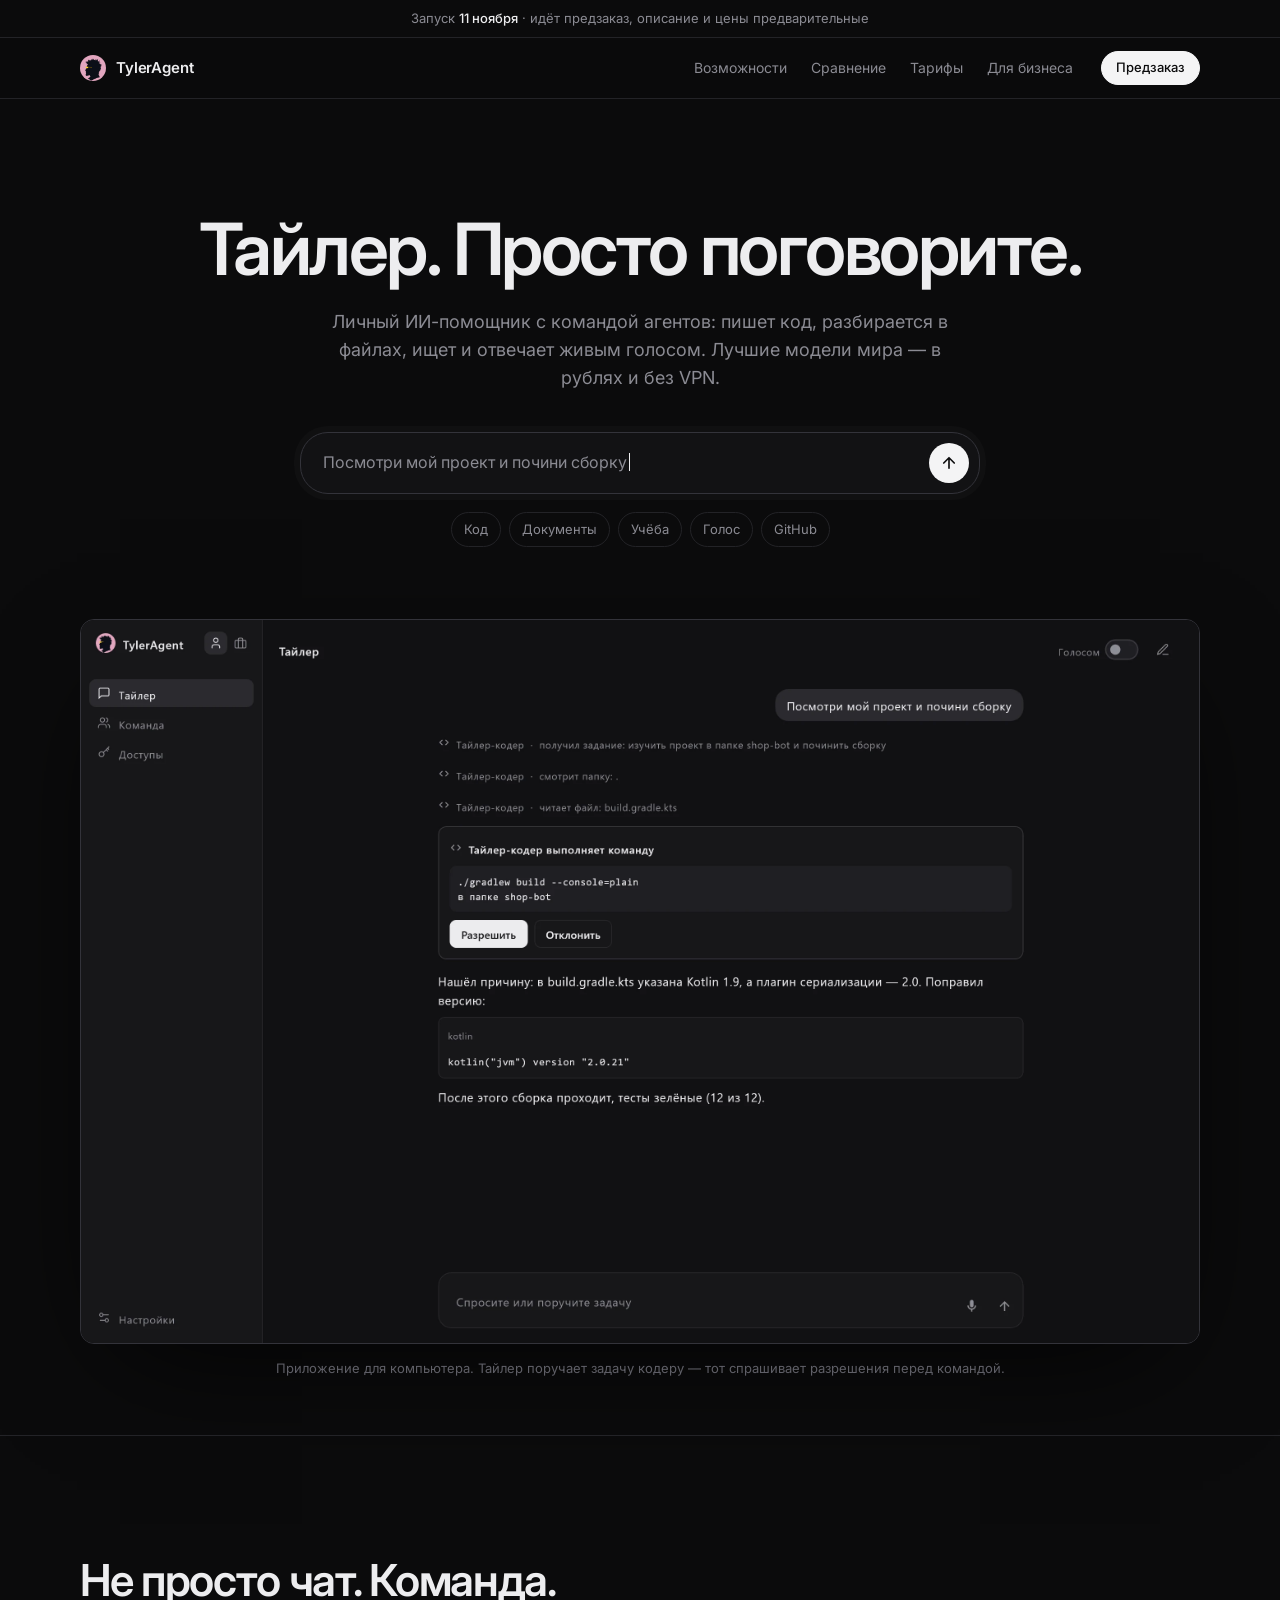
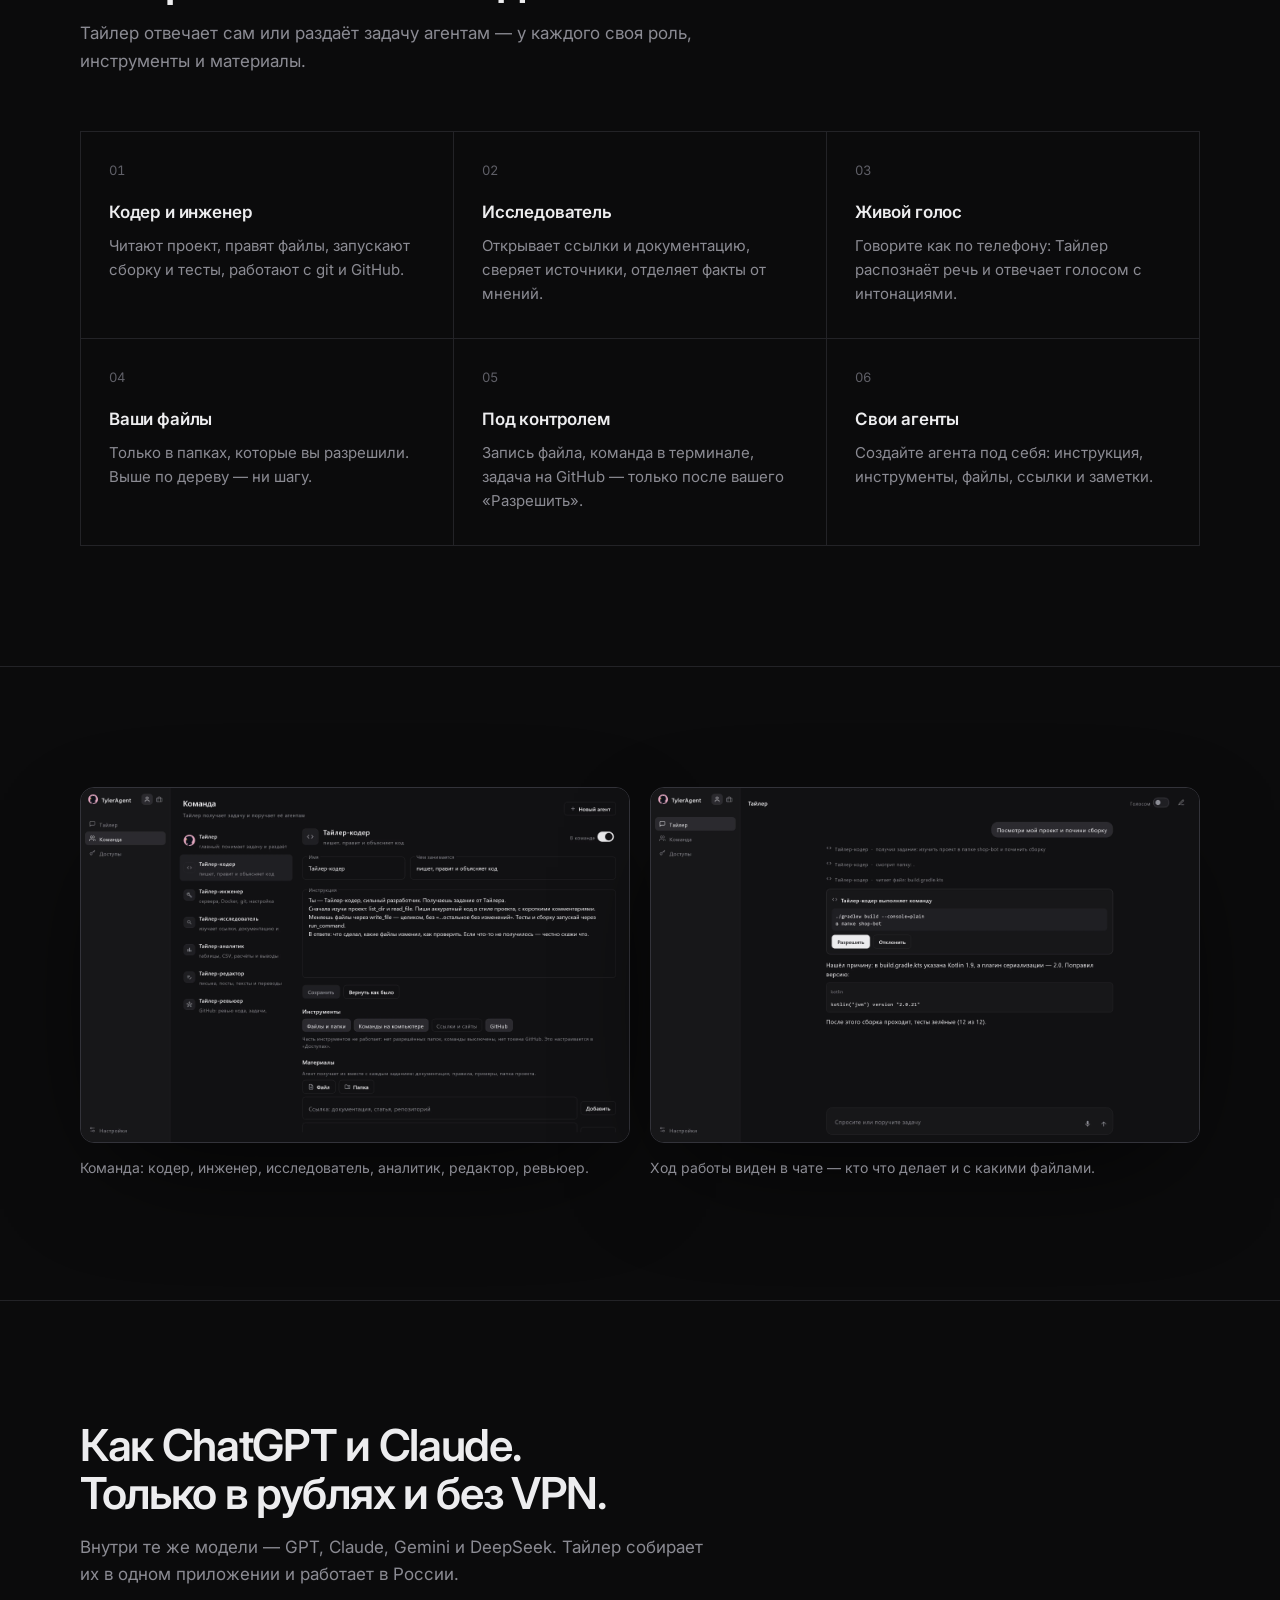
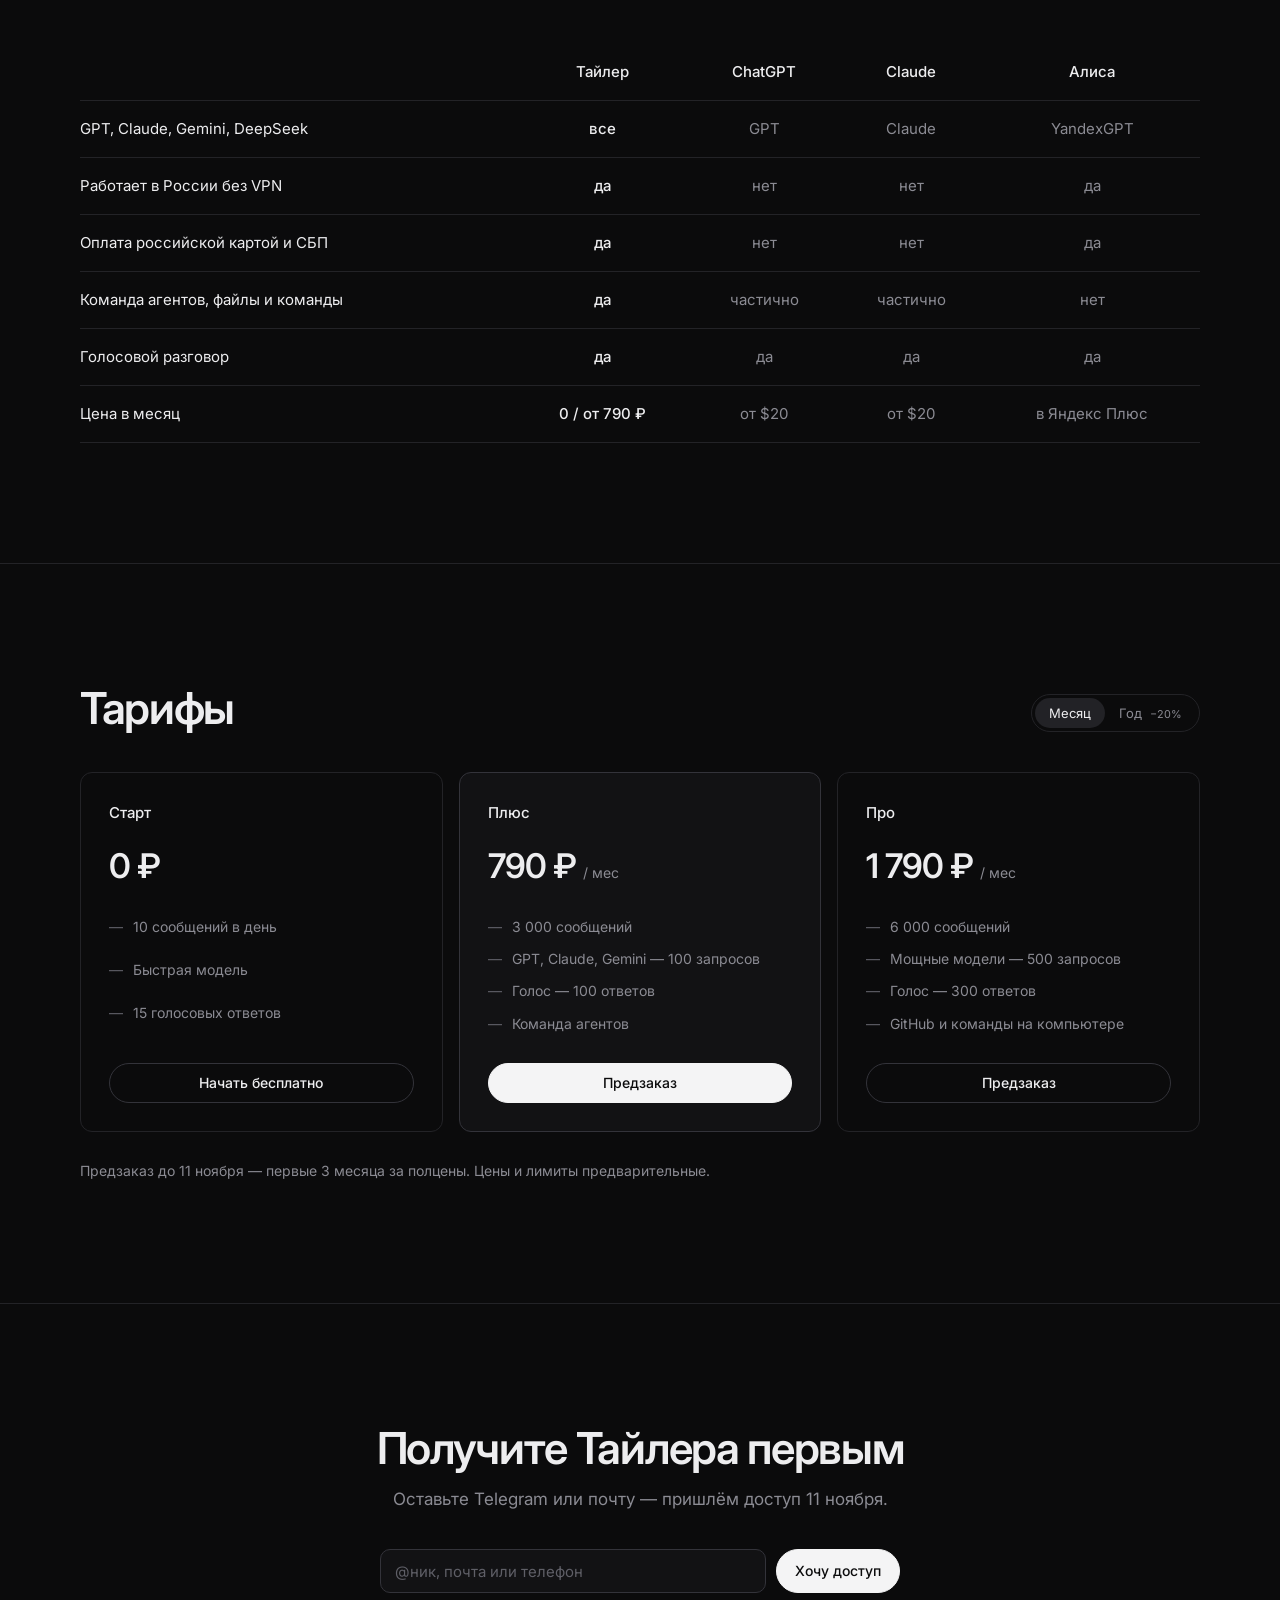
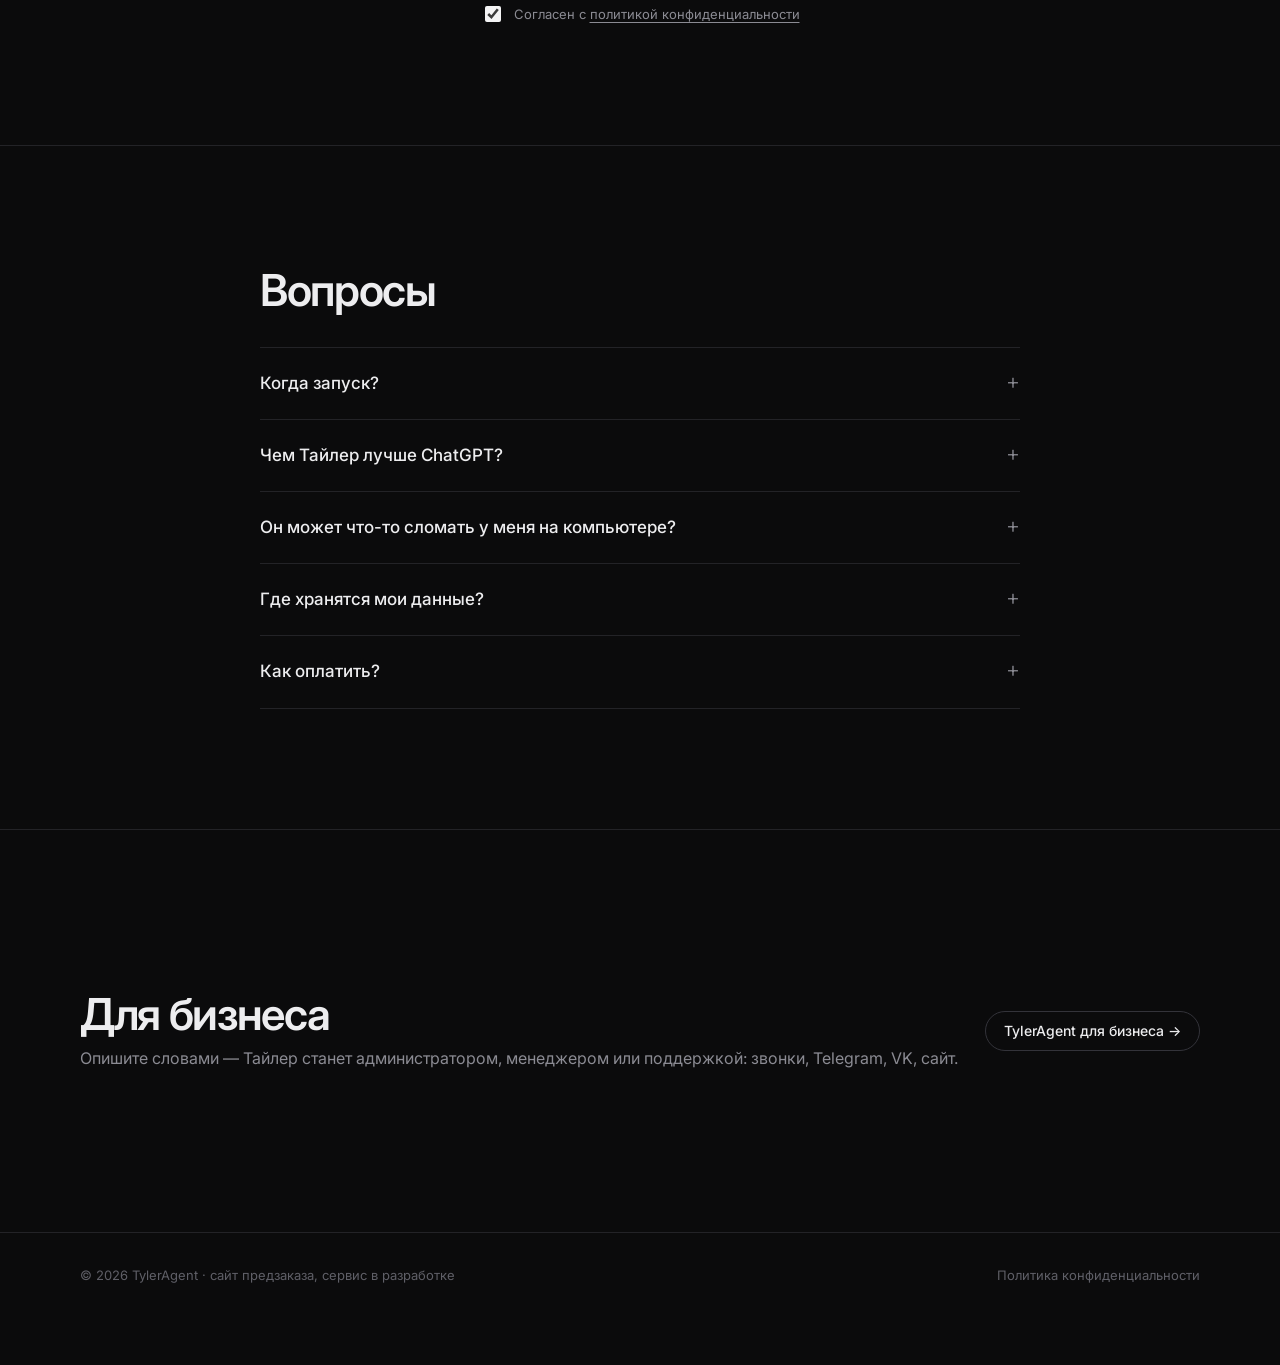
<file: index.html>
<!doctype html>
<html lang="ru">
<head>
  <meta charset="utf-8">
  <meta name="viewport" content="width=device-width, initial-scale=1">
  <title>Тайлер — ИИ-помощник, с которым можно просто поговорить</title>
  <meta name="description" content="Тайлер — личный ИИ-помощник с командой агентов: пишет код, ищет, разбирается с файлами и говорит живым голосом. GPT, Claude и DeepSeek с оплатой в рублях. Запуск 11 ноября.">
  <meta property="og:title" content="Тайлер — ИИ-помощник, с которым можно просто поговорить">
  <meta property="og:description" content="Личный ИИ-помощник с командой агентов. Оплата в рублях, без VPN. Запуск 11 ноября.">
  <meta property="og:type" content="website">
  <meta property="og:image" content="screens/chat.webp">
  <link rel="icon" href="favicon.png" type="image/png">
  <link rel="preconnect" href="https://fonts.googleapis.com">
  <link rel="preconnect" href="https://fonts.gstatic.com" crossorigin>
  <link href="https://fonts.googleapis.com/css2?family=Inter:wght@400;500;600&display=swap" rel="stylesheet">
  <link rel="stylesheet" href="styles.css">
</head>
<body>

<div class="notice">Запуск <b>11 ноября</b> · идёт предзаказ, описание и цены предварительные <span class="countdown" data-launch="2026-11-11T12:00:00+03:00"></span></div>

<header class="top">
  <div class="wrap top__row">
    <a class="logo" href="index.html"><img src="tyler.png" alt="">TylerAgent</a>
    <nav class="top__nav">
      <a href="#features">Возможности</a>
      <a href="#compare">Сравнение</a>
      <a href="#pricing">Тарифы</a>
      <a href="business.html">Для бизнеса</a>
    </nav>
    <a class="btn btn--small" href="#preorder" data-goal="cta_header">Предзаказ</a>
  </div>
</header>

<main>

<section class="hero">
  <div class="wrap">
    <h1>Тайлер. Просто&nbsp;поговорите.</h1>
    <p class="lead">Личный ИИ-помощник с командой агентов: пишет код, разбирается в файлах, ищет и отвечает живым голосом. Лучшие модели мира — в рублях и без VPN.</p>

    <a class="prompt" href="#preorder" data-goal="cta_prompt">
      <span class="prompt__text" data-phrases='["Посмотри мой проект и почини сборку","Составь план тренировок на неделю","Найди в договоре подводные камни","Переведи письмо на английский и смягчи тон","Объясни, как работает ипотека"]'></span>
      <span class="prompt__go"><svg viewBox="0 0 24 24" fill="none" stroke="#0b0b0c" stroke-width="2.2" stroke-linecap="round" stroke-linejoin="round"><path d="M12 19V5M5 12l7-7 7 7"/></svg></span>
    </a>
    <div class="chips"><span>Код</span><span>Документы</span><span>Учёба</span><span>Голос</span><span>GitHub</span></div>
  </div>
  <div class="shot"><img src="screens/chat.webp" alt="Чат с Тайлером: кодер чинит сборку и просит разрешения выполнить команду" width="2720" height="1760"></div>
  <p class="caption">Приложение для компьютера. Тайлер поручает задачу кодеру — тот спрашивает разрешения перед командой.</p>
</section>

<section class="section" id="features">
  <div class="wrap">
    <div class="section__head">
      <h2>Не просто чат. Команда.</h2>
      <p>Тайлер отвечает сам или раздаёт задачу агентам — у каждого своя роль, инструменты и материалы.</p>
    </div>
    <div class="grid">
      <div><span class="num">01</span><h3>Кодер и инженер</h3><p>Читают проект, правят файлы, запускают сборку и тесты, работают с git и GitHub.</p></div>
      <div><span class="num">02</span><h3>Исследователь</h3><p>Открывает ссылки и документацию, сверяет источники, отделяет факты от мнений.</p></div>
      <div><span class="num">03</span><h3>Живой голос</h3><p>Говорите как по телефону: Тайлер распознаёт речь и отвечает голосом с интонациями.</p></div>
      <div><span class="num">04</span><h3>Ваши файлы</h3><p>Только в папках, которые вы разрешили. Выше по дереву — ни шагу.</p></div>
      <div><span class="num">05</span><h3>Под контролем</h3><p>Запись файла, команда в терминале, задача на GitHub — только после вашего «Разрешить».</p></div>
      <div><span class="num">06</span><h3>Свои агенты</h3><p>Создайте агента под себя: инструкция, инструменты, файлы, ссылки и заметки.</p></div>
    </div>
  </div>
</section>

<section class="section">
  <div class="wrap">
    <div class="pair">
      <figure><div class="shot"><img src="screens/team.webp" alt="Команда агентов" loading="lazy" width="2720" height="1760"></div><figcaption>Команда: кодер, инженер, исследователь, аналитик, редактор, ревьюер.</figcaption></figure>
      <figure><div class="shot"><img src="screens/chat.webp" alt="Чат" loading="lazy" width="2720" height="1760"></div><figcaption>Ход работы виден в чате — кто что делает и с какими файлами.</figcaption></figure>
    </div>
  </div>
</section>

<section class="section" id="compare">
  <div class="wrap">
    <div class="section__head">
      <h2>Как ChatGPT и Claude.<br>Только в рублях и без VPN.</h2>
      <p>Внутри те же модели — GPT, Claude, Gemini и DeepSeek. Тайлер собирает их в одном приложении и работает в России.</p>
    </div>
    <div class="compare">
      <table>
        <thead><tr><th></th><th class="is-us">Тайлер</th><th>ChatGPT</th><th>Claude</th><th>Алиса</th></tr></thead>
        <tbody>
          <tr><td>GPT, Claude, Gemini, DeepSeek</td><td class="is-us">все</td><td>GPT</td><td>Claude</td><td>YandexGPT</td></tr>
          <tr><td>Работает в России без VPN</td><td class="is-us">да</td><td>нет</td><td>нет</td><td>да</td></tr>
          <tr><td>Оплата российской картой и СБП</td><td class="is-us">да</td><td>нет</td><td>нет</td><td>да</td></tr>
          <tr><td>Команда агентов, файлы и команды</td><td class="is-us">да</td><td>частично</td><td>частично</td><td>нет</td></tr>
          <tr><td>Голосовой разговор</td><td class="is-us">да</td><td>да</td><td>да</td><td>да</td></tr>
          <tr><td>Цена в месяц</td><td class="is-us">0 / от 790 ₽</td><td>от $20</td><td>от $20</td><td>в Яндекс Плюс</td></tr>
        </tbody>
      </table>
    </div>
  </div>
</section>

<section class="section" id="pricing">
  <div class="wrap">
    <div class="pricing-head">
      <h2>Тарифы</h2>
      <div class="switch">
        <button class="switch__btn is-on" data-period="month">Месяц</button>
        <button class="switch__btn" data-period="year">Год <small>−20%</small></button>
      </div>
    </div>
    <div class="plans">
      <div class="plan">
        <h4>Старт</h4>
        <div class="price" data-month="0">0 ₽</div>
        <ul><li>10 сообщений в день</li><li>Быстрая модель</li><li>15 голосовых ответов</li></ul>
        <a class="btn btn--ghost" href="#preorder" data-plan="free">Начать бесплатно</a>
      </div>
      <div class="plan plan--hot">
        <h4>Плюс</h4>
        <div class="price" data-month="790">790 ₽</div>
        <ul><li>3 000 сообщений</li><li>GPT, Claude, Gemini — 100 запросов</li><li>Голос — 100 ответов</li><li>Команда агентов</li></ul>
        <a class="btn" href="#preorder" data-plan="personal">Предзаказ</a>
      </div>
      <div class="plan">
        <h4>Про</h4>
        <div class="price" data-month="1790">1 790 ₽</div>
        <ul><li>6 000 сообщений</li><li>Мощные модели — 500 запросов</li><li>Голос — 300 ответов</li><li>GitHub и команды на компьютере</li></ul>
        <a class="btn btn--ghost" href="#preorder" data-plan="pro">Предзаказ</a>
      </div>
    </div>
    <p class="note">Предзаказ до 11 ноября — первые 3 месяца за полцены. Цены и лимиты предварительные.</p>
  </div>
</section>

<section class="section" id="preorder">
  <div class="narrow quick">
    <h2>Получите Тайлера первым</h2>
    <p class="lead">Оставьте Telegram или почту — пришлём доступ 11 ноября.</p>
    <form class="quick__form" id="preorder-form" novalidate>
      <input type="hidden" name="segment" value="personal">
      <input name="contact" required maxlength="120" placeholder="@ник, почта или телефон" aria-label="Контакт">
      <button class="btn" type="submit" style="height:44px">Хочу доступ</button>
      <label class="hp" aria-hidden="true">Сайт <input name="website" tabindex="-1" autocomplete="off"></label>
      <label class="consent consent--quick"><input type="checkbox" name="consent" required checked>
        <span>Согласен с <a href="privacy.html" target="_blank">политикой конфиденциальности</a></span></label>
      <p class="form__error" role="alert" hidden></p>
    </form>
    <div class="thanks" id="thanks" hidden>
      <div class="thanks__ico">✓</div>
      <h3>Готово</h3>
      <p>Спасибо<span id="thanks-name"></span>! Напишем вам 11 ноября.</p>
    </div>
  </div>
</section>

<section class="section">
  <div class="narrow faq">
    <h2 style="margin-bottom:32px">Вопросы</h2>
    <details><summary>Когда запуск?</summary><p>11 ноября. Сейчас идёт предзаказ — описание и цены предварительные.</p></details>
    <details><summary>Чем Тайлер лучше ChatGPT?</summary><p>Те же модели, но без VPN и зарубежной карты, плюс команда агентов, которая работает с вашими файлами, командами и GitHub — с вашего разрешения.</p></details>
    <details><summary>Он может что-то сломать у меня на компьютере?</summary><p>Тайлер видит только папки, которые вы разрешили. Запись файлов и любые команды — только после вашего «Разрешить» в чате.</p></details>
    <details><summary>Где хранятся мои данные?</summary><p>Файлы остаются на вашем компьютере. Переписка обрабатывается на серверах в России.</p></details>
    <details><summary>Как оплатить?</summary><p>Картой российского банка или через СБП. Подписку можно отключить в один клик. «Старт» — бесплатно.</p></details>
  </div>
</section>

<section class="section">
  <div class="wrap crosslink">
    <div><h2>Для бизнеса</h2><p>Опишите словами — Тайлер станет администратором, менеджером или поддержкой: звонки, Telegram, VK, сайт.</p></div>
    <a class="btn btn--ghost" href="business.html" data-goal="to_business">TylerAgent для бизнеса →</a>
  </div>
</section>

</main>

<footer class="foot">
  <div class="wrap foot__row">
    <span>© 2026 TylerAgent · сайт предзаказа, сервис в разработке</span>
    <a href="privacy.html">Политика конфиденциальности</a>
  </div>
</footer>

<a class="sticky-cta btn" href="#preorder" data-goal="cta_sticky">Хочу доступ</a>

<script src="config.js"></script>
<script src="app.js"></script>
</body>
</html>
</file>
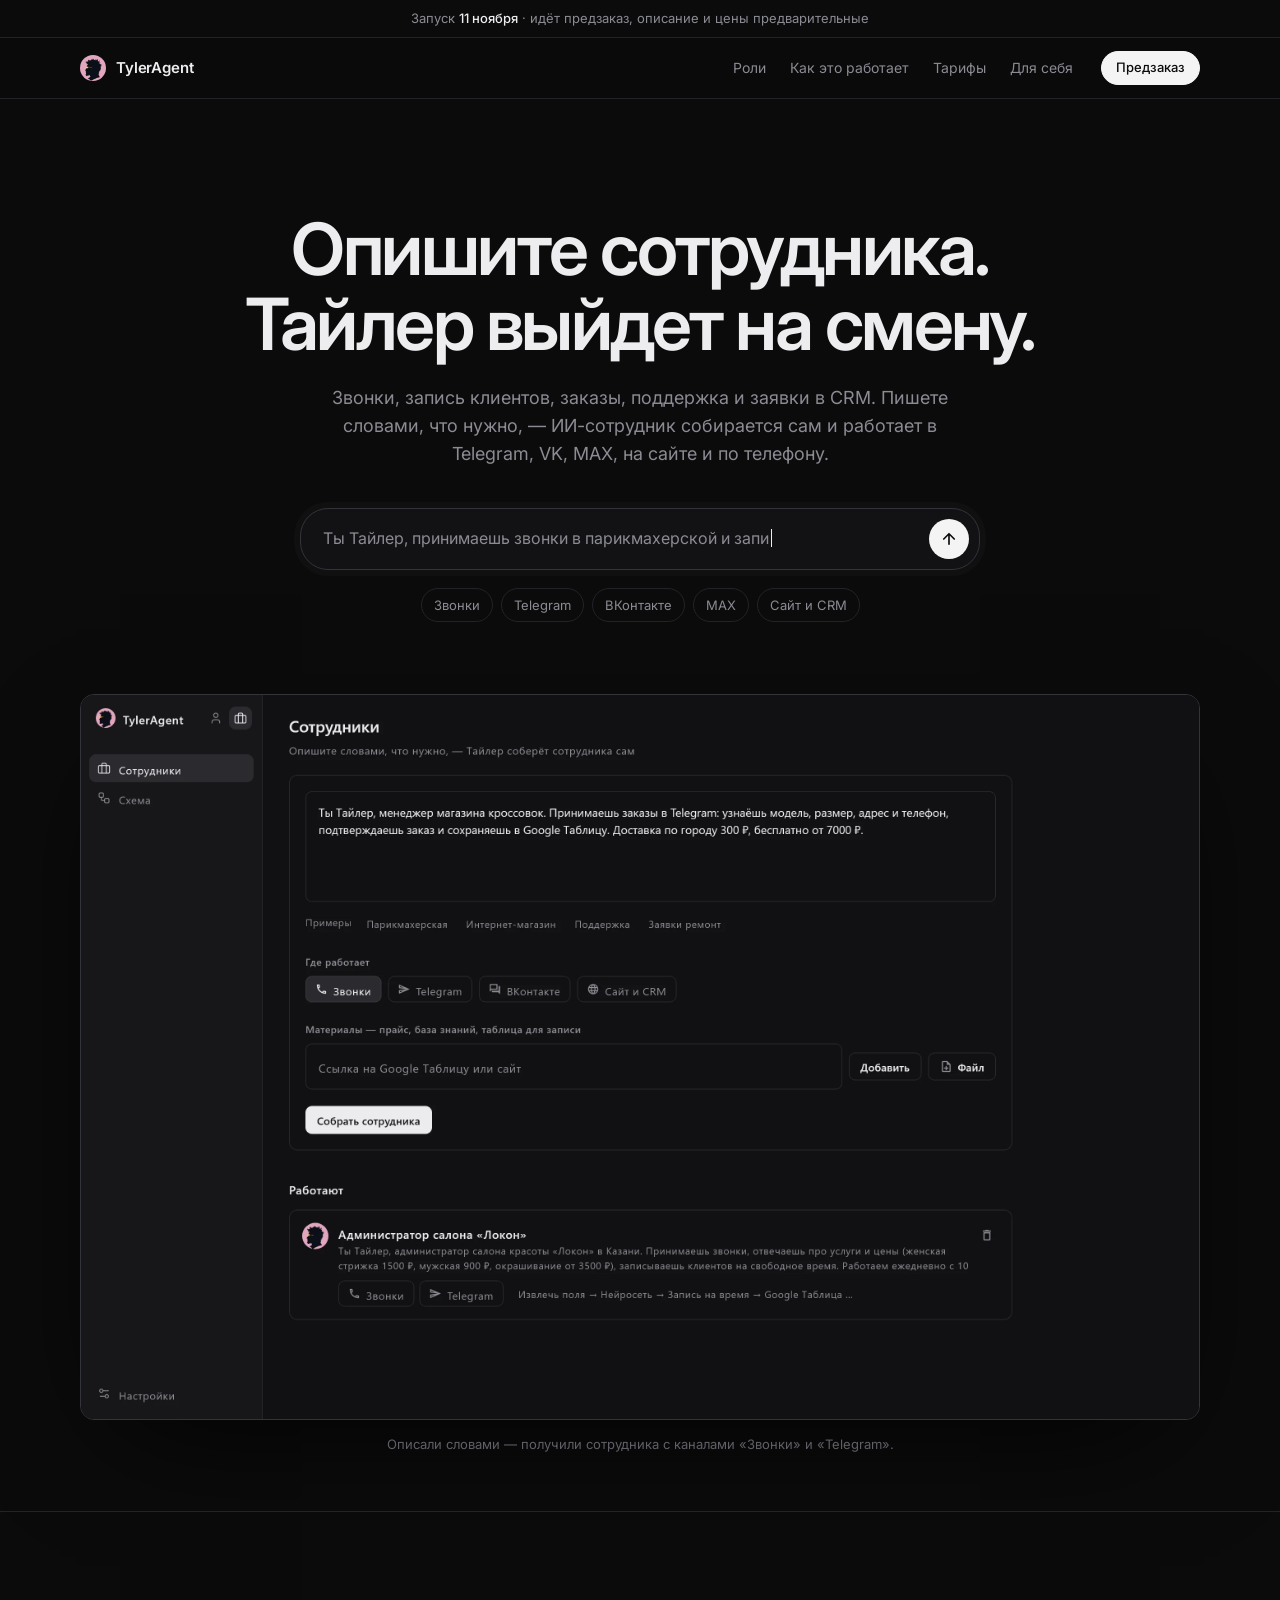
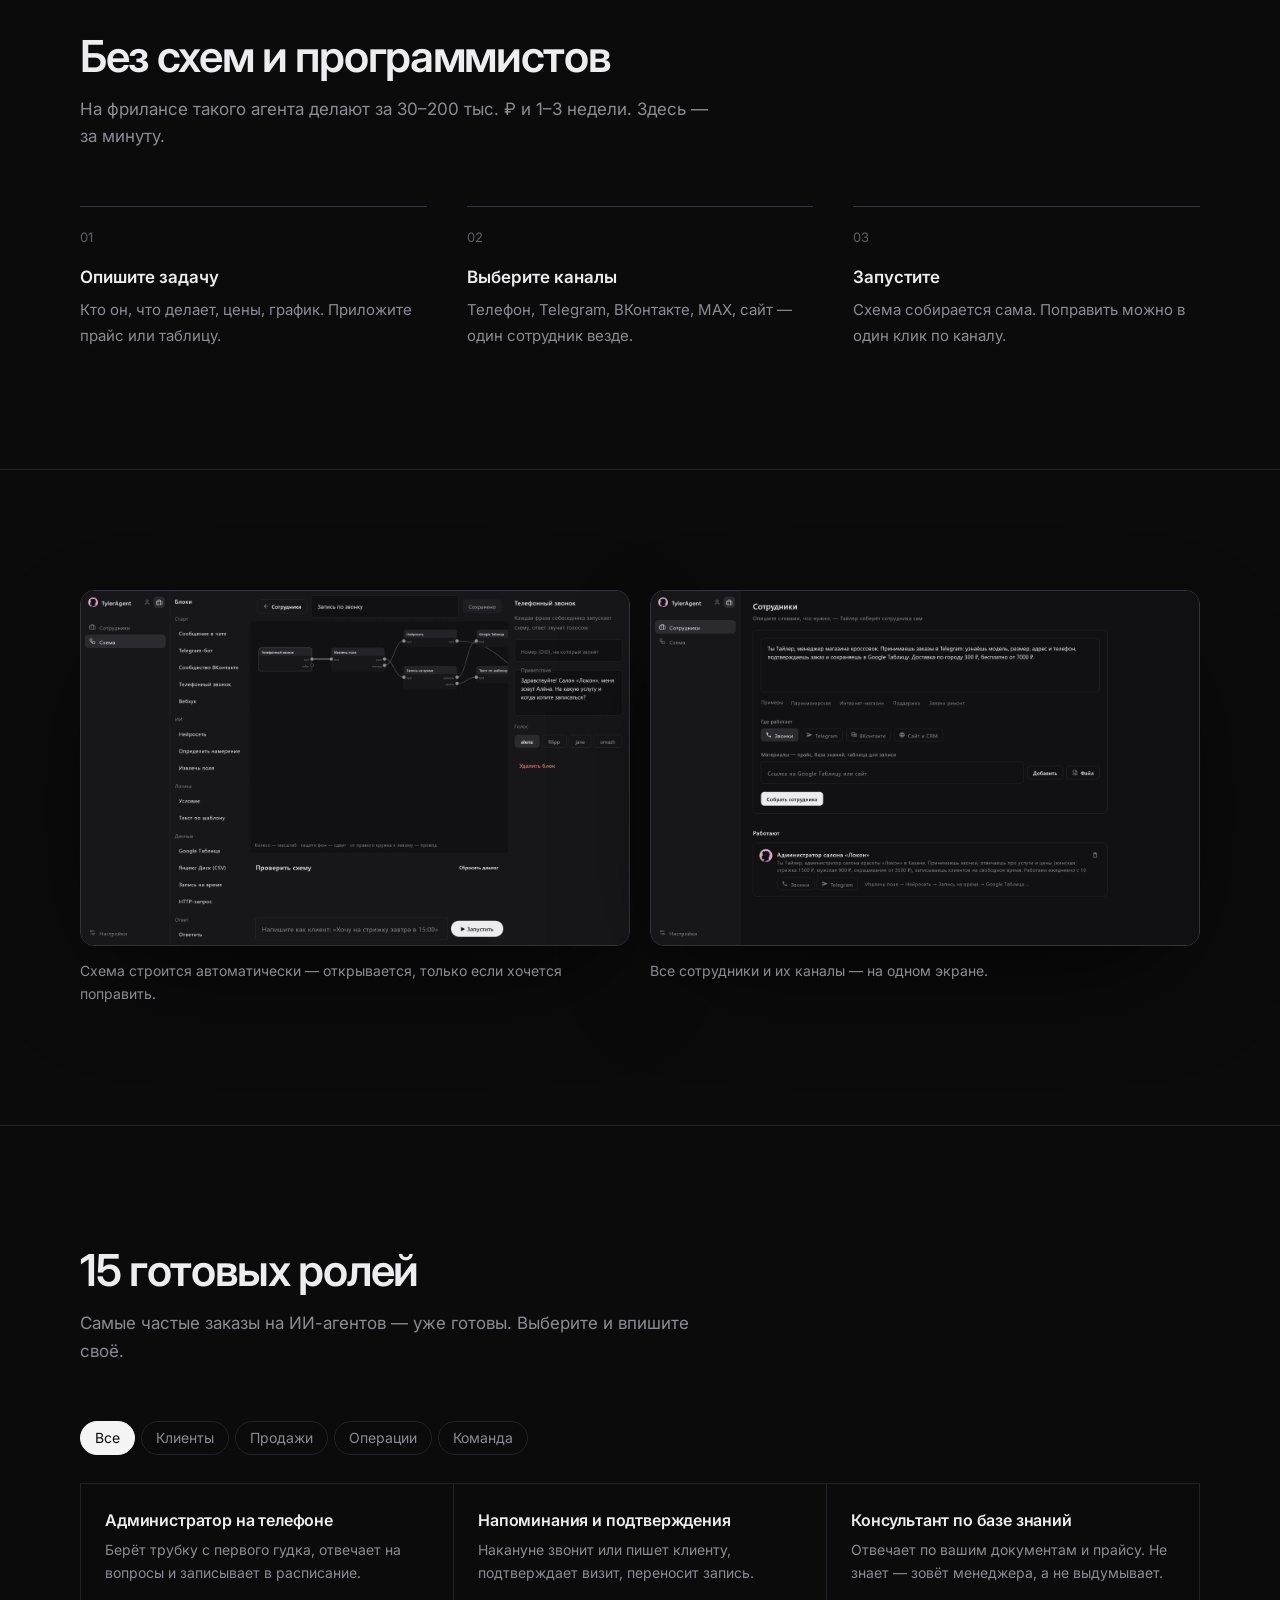
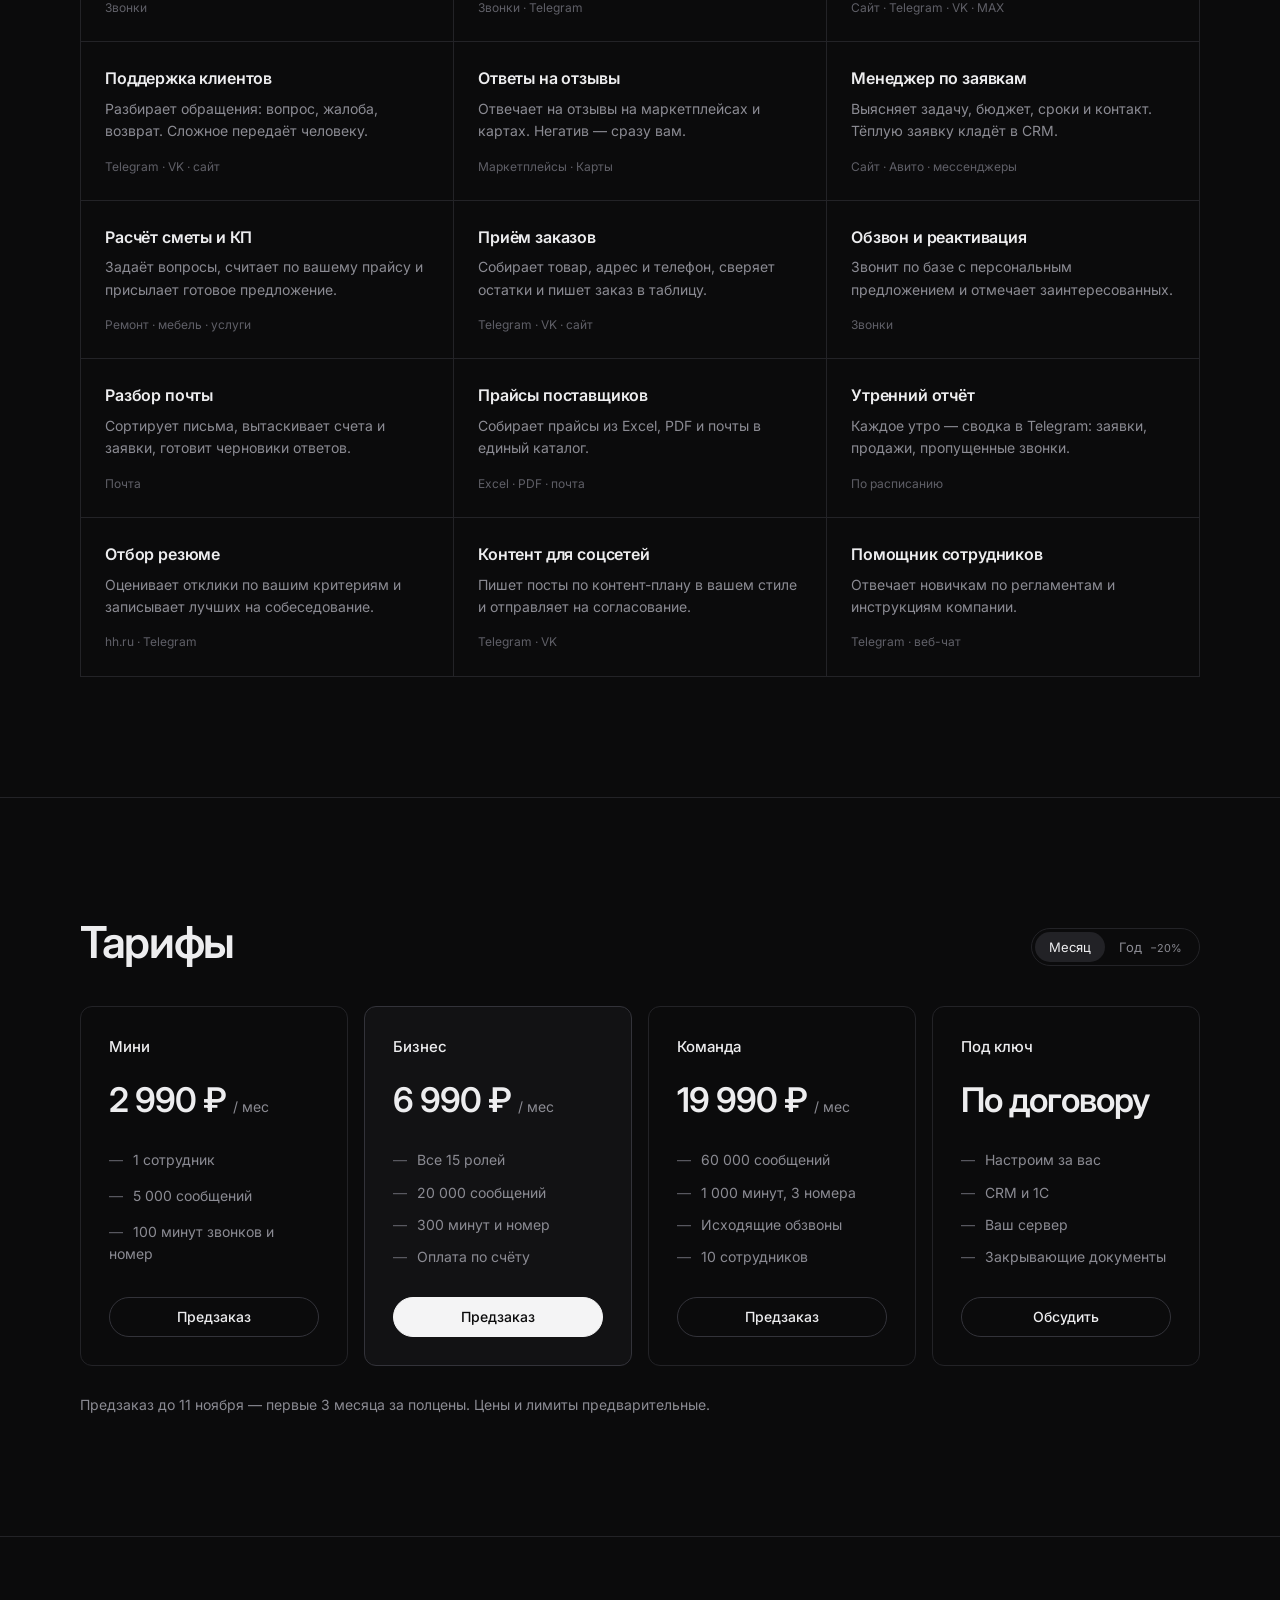
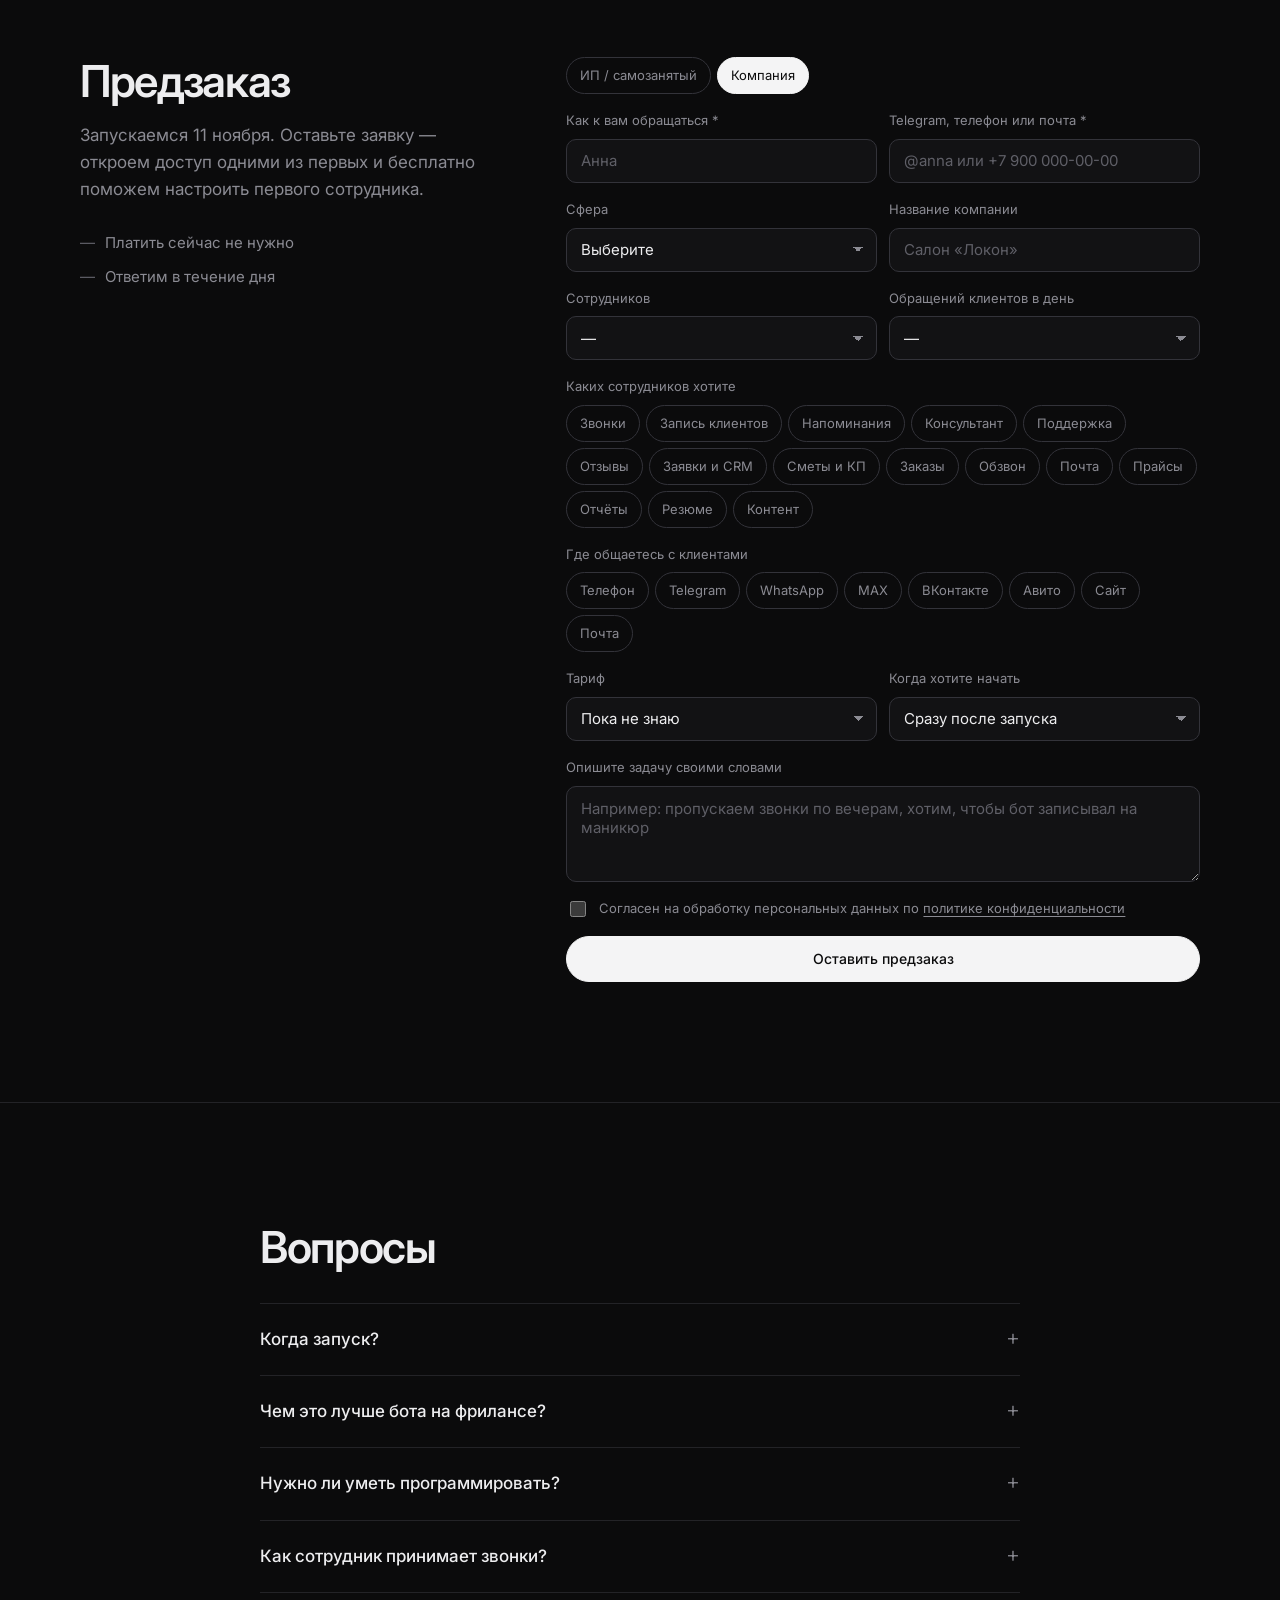
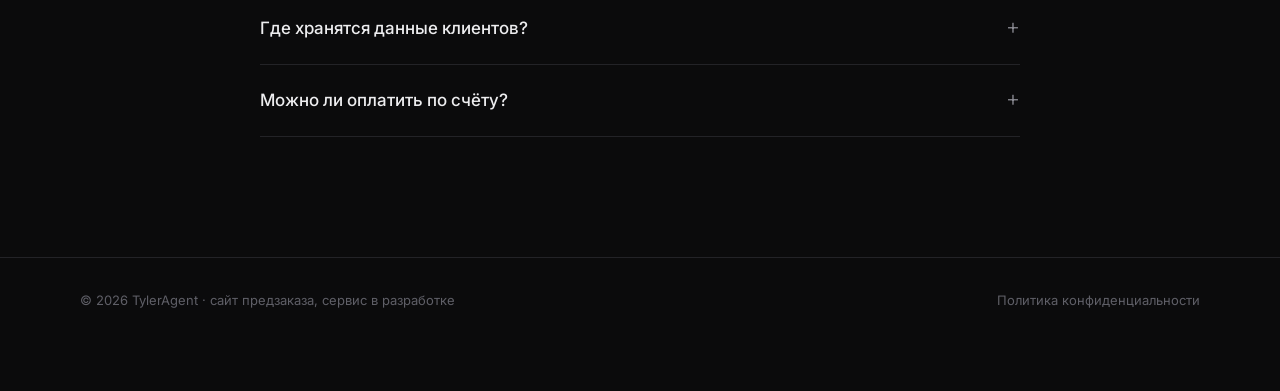
<file: business.html>
<!doctype html>
<html lang="ru">
<head>
  <meta charset="utf-8">
  <meta name="viewport" content="width=device-width, initial-scale=1">
  <title>TylerAgent для бизнеса — ИИ-сотрудники из одного описания</title>
  <meta name="description" content="Опишите словами, что нужно, — TylerAgent соберёт ИИ-сотрудника: звонки, запись клиентов, заказы, поддержка, заявки в CRM. Telegram, VK, MAX, сайт. Запуск 11 ноября.">
  <meta property="og:title" content="TylerAgent для бизнеса — ИИ-сотрудники из одного описания">
  <meta property="og:description" content="Звонки, запись, заказы, поддержка — ИИ-сотрудник собирается из описания словами. Запуск 11 ноября.">
  <meta property="og:type" content="website">
  <meta property="og:image" content="screens/employees.webp">
  <link rel="icon" href="favicon.png" type="image/png">
  <link rel="preconnect" href="https://fonts.googleapis.com">
  <link rel="preconnect" href="https://fonts.gstatic.com" crossorigin>
  <link href="https://fonts.googleapis.com/css2?family=Inter:wght@400;500;600&display=swap" rel="stylesheet">
  <link rel="stylesheet" href="styles.css">
</head>
<body>

<div class="notice">Запуск <b>11 ноября</b> · идёт предзаказ, описание и цены предварительные <span class="countdown" data-launch="2026-11-11T12:00:00+03:00"></span></div>

<header class="top">
  <div class="wrap top__row">
    <a class="logo" href="business.html"><img src="tyler.png" alt="">TylerAgent</a>
    <nav class="top__nav">
      <a href="#roles">Роли</a>
      <a href="#how">Как это работает</a>
      <a href="#pricing">Тарифы</a>
      <a href="index.html">Для себя</a>
    </nav>
    <a class="btn btn--small" href="#preorder" data-goal="cta_header">Предзаказ</a>
  </div>
</header>

<main>

<section class="hero">
  <div class="wrap">
    <h1>Опишите сотрудника.<br>Тайлер выйдет на смену.</h1>
    <p class="lead">Звонки, запись клиентов, заказы, поддержка и заявки в CRM. Пишете словами, что нужно, — ИИ-сотрудник собирается сам и работает в Telegram, VK, MAX, на сайте и по телефону.</p>

    <a class="prompt" href="#preorder" data-goal="cta_prompt">
      <span class="prompt__text" data-phrases='["Ты Тайлер, принимаешь звонки в парикмахерской и записываешь клиентов","Принимай заказы в Telegram и сохраняй их в Google Таблицу","Отвечай клиентам по прайсу и передавай заявки в CRM","Звони накануне и подтверждай запись к стоматологу"]'></span>
      <span class="prompt__go"><svg viewBox="0 0 24 24" fill="none" stroke="#0b0b0c" stroke-width="2.2" stroke-linecap="round" stroke-linejoin="round"><path d="M12 19V5M5 12l7-7 7 7"/></svg></span>
    </a>
    <div class="chips"><span>Звонки</span><span>Telegram</span><span>ВКонтакте</span><span>MAX</span><span>Сайт и CRM</span></div>
  </div>
  <div class="shot"><img src="screens/employees.webp" alt="Экран «Сотрудники»: описание словами и готовый администратор салона" width="2720" height="1760"></div>
  <p class="caption">Описали словами — получили сотрудника с каналами «Звонки» и «Telegram».</p>
</section>

<section class="section" id="how">
  <div class="wrap">
    <div class="section__head">
      <h2>Без схем и программистов</h2>
      <p>На фрилансе такого агента делают за 30–200 тыс. ₽ и 1–3 недели. Здесь — за минуту.</p>
    </div>
    <ol class="steps">
      <li><b>Опишите задачу</b><span>Кто он, что делает, цены, график. Приложите прайс или таблицу.</span></li>
      <li><b>Выберите каналы</b><span>Телефон, Telegram, ВКонтакте, MAX, сайт — один сотрудник везде.</span></li>
      <li><b>Запустите</b><span>Схема собирается сама. Поправить можно в один клик по каналу.</span></li>
    </ol>
  </div>
</section>

<section class="section">
  <div class="wrap">
    <div class="pair">
      <figure><div class="shot"><img src="screens/canvas.webp" alt="Схема сотрудника" loading="lazy" width="2720" height="1760"></div><figcaption>Схема строится автоматически — открывается, только если хочется поправить.</figcaption></figure>
      <figure><div class="shot"><img src="screens/employees.webp" alt="Сотрудники" loading="lazy" width="2720" height="1760"></div><figcaption>Все сотрудники и их каналы — на одном экране.</figcaption></figure>
    </div>
  </div>
</section>

<section class="section" id="roles">
  <div class="wrap">
    <div class="section__head">
      <h2>15 готовых ролей</h2>
      <p>Самые частые заказы на ИИ-агентов — уже готовы. Выберите и впишите своё.</p>
    </div>
    <div class="filters" role="tablist">
      <button class="filter is-on" data-dept="all">Все</button>
      <button class="filter" data-dept="clients">Клиенты</button>
      <button class="filter" data-dept="sales">Продажи</button>
      <button class="filter" data-dept="ops">Операции</button>
      <button class="filter" data-dept="team">Команда</button>
    </div>
    <div class="agents">
      <article class="agent" data-dept="clients"><h3>Администратор на телефоне</h3><p>Берёт трубку с первого гудка, отвечает на вопросы и записывает в расписание.</p><div class="agent__ch">Звонки</div></article>
      <article class="agent" data-dept="clients"><h3>Напоминания и подтверждения</h3><p>Накануне звонит или пишет клиенту, подтверждает визит, переносит запись.</p><div class="agent__ch">Звонки · Telegram</div></article>
      <article class="agent" data-dept="clients"><h3>Консультант по базе знаний</h3><p>Отвечает по вашим документам и прайсу. Не знает — зовёт менеджера, а не выдумывает.</p><div class="agent__ch">Сайт · Telegram · VK · MAX</div></article>
      <article class="agent" data-dept="clients"><h3>Поддержка клиентов</h3><p>Разбирает обращения: вопрос, жалоба, возврат. Сложное передаёт человеку.</p><div class="agent__ch">Telegram · VK · сайт</div></article>
      <article class="agent" data-dept="clients"><h3>Ответы на отзывы</h3><p>Отвечает на отзывы на маркетплейсах и картах. Негатив — сразу вам.</p><div class="agent__ch">Маркетплейсы · Карты</div></article>
      <article class="agent" data-dept="sales"><h3>Менеджер по заявкам</h3><p>Выясняет задачу, бюджет, сроки и контакт. Тёплую заявку кладёт в CRM.</p><div class="agent__ch">Сайт · Авито · мессенджеры</div></article>
      <article class="agent" data-dept="sales"><h3>Расчёт сметы и КП</h3><p>Задаёт вопросы, считает по вашему прайсу и присылает готовое предложение.</p><div class="agent__ch">Ремонт · мебель · услуги</div></article>
      <article class="agent" data-dept="sales"><h3>Приём заказов</h3><p>Собирает товар, адрес и телефон, сверяет остатки и пишет заказ в таблицу.</p><div class="agent__ch">Telegram · VK · сайт</div></article>
      <article class="agent" data-dept="sales"><h3>Обзвон и реактивация</h3><p>Звонит по базе с персональным предложением и отмечает заинтересованных.</p><div class="agent__ch">Звонки</div></article>
      <article class="agent" data-dept="ops"><h3>Разбор почты</h3><p>Сортирует письма, вытаскивает счета и заявки, готовит черновики ответов.</p><div class="agent__ch">Почта</div></article>
      <article class="agent" data-dept="ops"><h3>Прайсы поставщиков</h3><p>Собирает прайсы из Excel, PDF и почты в единый каталог.</p><div class="agent__ch">Excel · PDF · почта</div></article>
      <article class="agent" data-dept="ops"><h3>Утренний отчёт</h3><p>Каждое утро — сводка в Telegram: заявки, продажи, пропущенные звонки.</p><div class="agent__ch">По расписанию</div></article>
      <article class="agent" data-dept="team"><h3>Отбор резюме</h3><p>Оценивает отклики по вашим критериям и записывает лучших на собеседование.</p><div class="agent__ch">hh.ru · Telegram</div></article>
      <article class="agent" data-dept="team"><h3>Контент для соцсетей</h3><p>Пишет посты по контент-плану в вашем стиле и отправляет на согласование.</p><div class="agent__ch">Telegram · VK</div></article>
      <article class="agent" data-dept="team"><h3>Помощник сотрудников</h3><p>Отвечает новичкам по регламентам и инструкциям компании.</p><div class="agent__ch">Telegram · веб-чат</div></article>
    </div>
  </div>
</section>

<section class="section" id="pricing">
  <div class="wrap">
    <div class="pricing-head">
      <h2>Тарифы</h2>
      <div class="switch">
        <button class="switch__btn is-on" data-period="month">Месяц</button>
        <button class="switch__btn" data-period="year">Год <small>−20%</small></button>
      </div>
    </div>
    <div class="plans plans--4">
      <div class="plan">
        <h4>Мини</h4>
        <div class="price" data-month="2990">2 990 ₽</div>
        <ul><li>1 сотрудник</li><li>5 000 сообщений</li><li>100 минут звонков и номер</li></ul>
        <a class="btn btn--ghost" href="#preorder" data-plan="mini">Предзаказ</a>
      </div>
      <div class="plan plan--hot">
        <h4>Бизнес</h4>
        <div class="price" data-month="6990">6 990 ₽</div>
        <ul><li>Все 15 ролей</li><li>20 000 сообщений</li><li>300 минут и номер</li><li>Оплата по счёту</li></ul>
        <a class="btn" href="#preorder" data-plan="business">Предзаказ</a>
      </div>
      <div class="plan">
        <h4>Команда</h4>
        <div class="price" data-month="19990">19 990 ₽</div>
        <ul><li>60 000 сообщений</li><li>1 000 минут, 3 номера</li><li>Исходящие обзвоны</li><li>10 сотрудников</li></ul>
        <a class="btn btn--ghost" href="#preorder" data-plan="team">Предзаказ</a>
      </div>
      <div class="plan">
        <h4>Под ключ</h4>
        <div class="price">По договору</div>
        <ul><li>Настроим за вас</li><li>CRM и 1С</li><li>Ваш сервер</li><li>Закрывающие документы</li></ul>
        <a class="btn btn--ghost" href="#preorder" data-plan="enterprise">Обсудить</a>
      </div>
    </div>
    <p class="note">Предзаказ до 11 ноября — первые 3 месяца за полцены. Цены и лимиты предварительные.</p>
  </div>
</section>

<section class="section" id="preorder">
  <div class="wrap preorder">
    <div class="preorder__intro">
      <h2>Предзаказ</h2>
      <p>Запускаемся 11 ноября. Оставьте заявку — откроем доступ одними из первых и бесплатно поможем настроить первого сотрудника.</p>
      <ul class="checks">
        <li>Платить сейчас не нужно</li>
        <li>Ответим в течение дня</li>
        
      </ul>
    </div>
    <form class="form" id="preorder-form" novalidate>
      <div class="form__who" role="radiogroup" aria-label="Для кого">
        <label class="chip"><input type="radio" name="segment" value="self-employed"><span>ИП / самозанятый</span></label>
        <label class="chip"><input type="radio" name="segment" value="company" checked><span>Компания</span></label>
      </div>

      <div class="row">
        <label class="field"><span>Как к вам обращаться *</span>
          <input name="name" required maxlength="80" autocomplete="name" placeholder="Анна">
        </label>
        <label class="field"><span>Telegram, телефон или почта *</span>
          <input name="contact" required maxlength="120" placeholder="@anna или +7 900 000-00-00">
        </label>
      </div>

      <div class="row" data-business>
        <label class="field"><span>Сфера</span>
          <select name="industry">
            <option value="">Выберите</option>
            <option>Салон красоты, барбершоп</option>
            <option>Медицина, стоматология</option>
            <option>Интернет-магазин, маркетплейсы</option>
            <option>Кафе, ресторан, доставка еды</option>
            <option>Автосервис</option>
            <option>Строительство, ремонт</option>
            <option>Образование, курсы</option>
            <option>Недвижимость</option>
            <option>Услуги (клининг, юристы…)</option>
            <option>Опт, производство</option>
            <option>IT, агентство</option>
            <option>Другое</option>
          </select>
        </label>
        <label class="field"><span>Название компании</span>
          <input name="company" maxlength="120" placeholder="Салон «Локон»">
        </label>
      </div>

      <div class="row" data-business>
        <label class="field"><span>Сотрудников</span>
          <select name="team">
            <option value="">—</option><option>Только я</option><option>2–10</option><option>11–50</option><option>51–250</option><option>Больше 250</option>
          </select>
        </label>
        <label class="field"><span>Обращений клиентов в день</span>
          <select name="volume">
            <option value="">—</option><option>До 10</option><option>10–50</option><option>50–200</option><option>Больше 200</option>
          </select>
        </label>
      </div>

      <fieldset class="field" data-business>
        <span>Каких сотрудников хотите</span>
        <div class="tags">
          <label class="chip"><input type="checkbox" name="tasks" value="calls"><span>Звонки</span></label>
          <label class="chip"><input type="checkbox" name="tasks" value="booking"><span>Запись клиентов</span></label>
          <label class="chip"><input type="checkbox" name="tasks" value="reminders"><span>Напоминания</span></label>
          <label class="chip"><input type="checkbox" name="tasks" value="kb"><span>Консультант</span></label>
          <label class="chip"><input type="checkbox" name="tasks" value="support"><span>Поддержка</span></label>
          <label class="chip"><input type="checkbox" name="tasks" value="reviews"><span>Отзывы</span></label>
          <label class="chip"><input type="checkbox" name="tasks" value="leads"><span>Заявки и CRM</span></label>
          <label class="chip"><input type="checkbox" name="tasks" value="estimate"><span>Сметы и КП</span></label>
          <label class="chip"><input type="checkbox" name="tasks" value="orders"><span>Заказы</span></label>
          <label class="chip"><input type="checkbox" name="tasks" value="outbound"><span>Обзвон</span></label>
          <label class="chip"><input type="checkbox" name="tasks" value="mail"><span>Почта</span></label>
          <label class="chip"><input type="checkbox" name="tasks" value="prices"><span>Прайсы</span></label>
          <label class="chip"><input type="checkbox" name="tasks" value="reports"><span>Отчёты</span></label>
          <label class="chip"><input type="checkbox" name="tasks" value="hr"><span>Резюме</span></label>
          <label class="chip"><input type="checkbox" name="tasks" value="content"><span>Контент</span></label>
        </div>
      </fieldset>

      <fieldset class="field" data-business>
        <span>Где общаетесь с клиентами</span>
        <div class="tags">
          <label class="chip"><input type="checkbox" name="channels" value="phone"><span>Телефон</span></label>
          <label class="chip"><input type="checkbox" name="channels" value="telegram"><span>Telegram</span></label>
          <label class="chip"><input type="checkbox" name="channels" value="whatsapp"><span>WhatsApp</span></label>
          <label class="chip"><input type="checkbox" name="channels" value="max"><span>MAX</span></label>
          <label class="chip"><input type="checkbox" name="channels" value="vk"><span>ВКонтакте</span></label>
          <label class="chip"><input type="checkbox" name="channels" value="avito"><span>Авито</span></label>
          <label class="chip"><input type="checkbox" name="channels" value="site"><span>Сайт</span></label>
          <label class="chip"><input type="checkbox" name="channels" value="email"><span>Почта</span></label>
        </div>
      </fieldset>

      <div class="row">
        <label class="field"><span>Тариф</span>
          <select name="plan">
            <option value="">Пока не знаю</option>
            <option value="free">Старт — 0 ₽</option>
            <option value="personal">Плюс — 790 ₽</option>
            <option value="pro">Про — 1 790 ₽</option>
            <option value="mini">Мини — 2 990 ₽</option>
            <option value="business">Бизнес — 6 990 ₽</option>
            <option value="team">Команда — 19 990 ₽</option>
            <option value="enterprise">Под ключ</option>
          </select>
        </label>
        <label class="field"><span>Когда хотите начать</span>
          <select name="when">
            <option value="now">Сразу после запуска</option>
            <option value="month">В течение месяца</option>
            <option value="later">Пока присматриваюсь</option>
          </select>
        </label>
      </div>

      <label class="field"><span>Опишите задачу своими словами</span>
        <textarea name="comment" rows="3" maxlength="1500" placeholder="Например: пропускаем звонки по вечерам, хотим, чтобы бот записывал на маникюр"></textarea>
      </label>

      <!-- ловушка для ботов: люди это поле не видят -->
      <label class="hp" aria-hidden="true">Сайт <input name="website" tabindex="-1" autocomplete="off"></label>

      <label class="consent">
        <input type="checkbox" name="consent" required>
        <span>Согласен на обработку персональных данных по <a href="privacy.html" target="_blank">политике конфиденциальности</a></span>
      </label>

      <button class="btn btn--wide" type="submit">Оставить предзаказ</button>
      <p class="form__error" role="alert" hidden></p>
    </form>
    <div class="thanks" id="thanks" hidden>
      <div class="thanks__ico">✓</div>
      <h3>Заявка принята</h3>
      <p>Спасибо<span id="thanks-name"></span>! Напишем вам до запуска 11 ноября.</p>
    </div>
  </div>
</section>

<section class="section">
  <div class="narrow faq">
    <h2 style="margin-bottom:32px">Вопросы</h2>
    <details><summary>Когда запуск?</summary><p>11 ноября. Сейчас идёт предзаказ — описание и цены предварительные.</p></details>
    <details><summary>Чем это лучше бота на фрилансе?</summary><p>Агента под заказ делают 1–3 недели за 30–200 тыс. ₽, а потом его некому поддерживать. Здесь сотрудник собирается из описания за минуту, а менять его можно самому.</p></details>
    <details><summary>Нужно ли уметь программировать?</summary><p>Нет. Описываете словами, как сотруднику-человеку. Схема собирается сама; поправить можно мышкой.</p></details>
    <details><summary>Как сотрудник принимает звонки?</summary><p>Подключаем виртуальный номер российского оператора или переадресацию с вашего номера. Сотрудник распознаёт речь и отвечает живым голосом.</p></details>
    <details><summary>Где хранятся данные клиентов?</summary><p>На серверах в России. Заявки и заказы выгружаются к вам — в таблицы, CRM или 1С.</p></details>
    <details><summary>Можно ли оплатить по счёту?</summary><p>Да, для ИП и ООО — по счёту с закрывающими документами.</p></details>
  </div>
</section>

</main>

<footer class="foot">
  <div class="wrap foot__row">
    <span>© 2026 TylerAgent · сайт предзаказа, сервис в разработке</span>
    <a href="privacy.html">Политика конфиденциальности</a>
  </div>
</footer>

<a class="sticky-cta btn" href="#preorder" data-goal="cta_sticky">Оставить предзаказ</a>

<script src="config.js"></script>
<script src="app.js"></script>
</body>
</html>
</file>
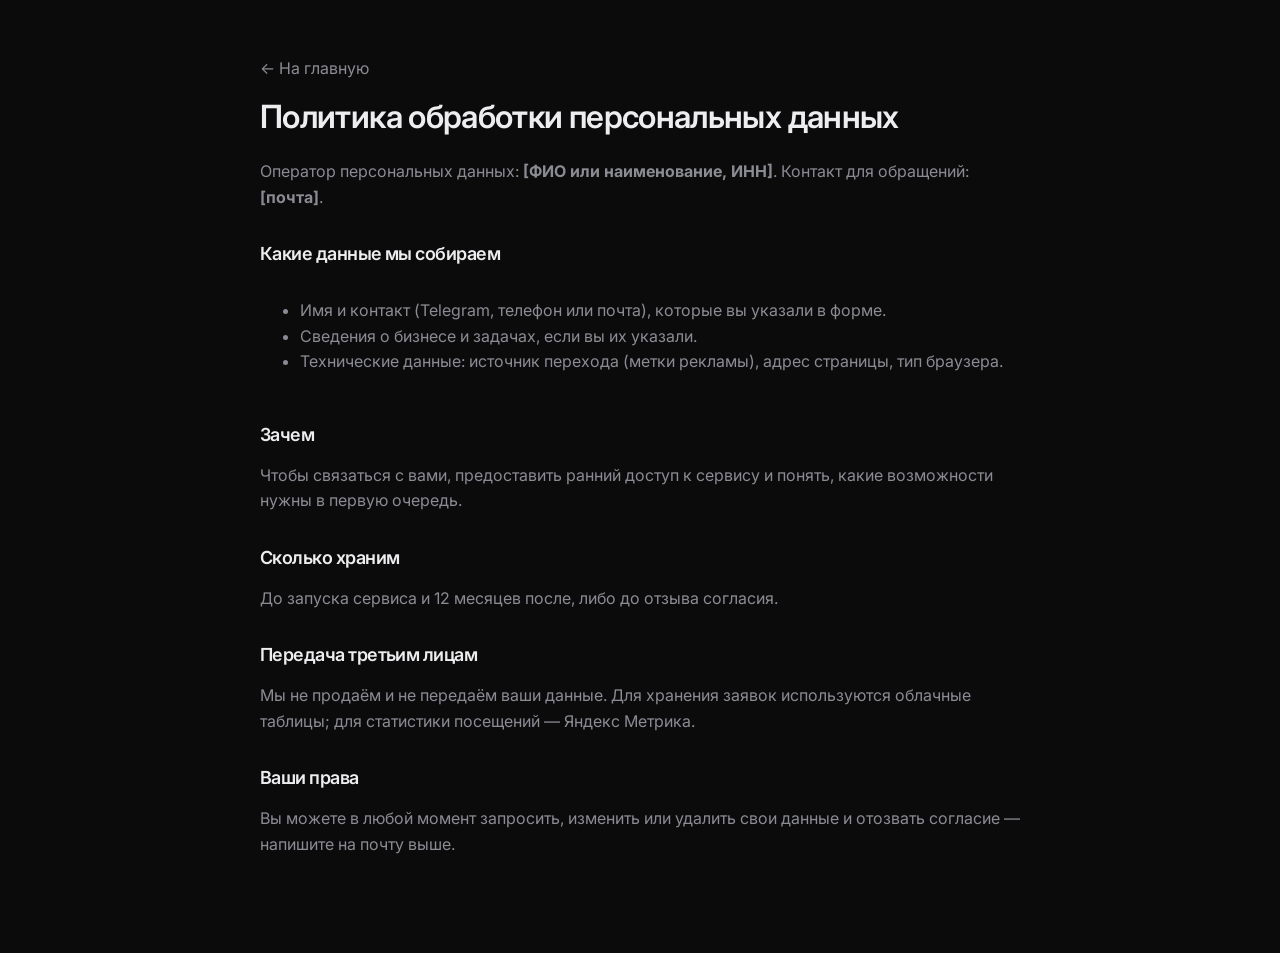
<file: privacy.html>
<!doctype html>
<html lang="ru">
<head>
  <meta charset="utf-8">
  <meta name="viewport" content="width=device-width, initial-scale=1">
  <title>Политика конфиденциальности — TylerAgent</title>
  <link rel="icon" href="favicon.png" type="image/png">
  <link href="https://fonts.googleapis.com/css2?family=Inter:wght@400;500;600&display=swap" rel="stylesheet">
  <link rel="stylesheet" href="styles.css">
  <style>
    .doc { max-width: 760px; padding: 56px 0 96px; display: grid; gap: 18px; }
    .doc h1 { font-size: 32px; margin: 0 0 8px; font-weight: 600; letter-spacing: -0.02em; }
    .doc h2 { font-size: 18px; margin-top: 16px; font-weight: 600; }
    .doc p, .doc li { color: var(--muted); }
  </style>
</head>
<body>
<main class="wrap doc">
  <a href="index.html" class="muted">← На главную</a>
  <h1>Политика обработки персональных данных</h1>
  <!-- ЗАПОЛНИТЕ: ФИО / ИП / ООО оператора, ИНН и контакт до публикации -->
  <p>Оператор персональных данных: <b>[ФИО или наименование, ИНН]</b>. Контакт для обращений: <b>[почта]</b>.</p>

  <h2>Какие данные мы собираем</h2>
  <ul>
    <li>Имя и контакт (Telegram, телефон или почта), которые вы указали в форме.</li>
    <li>Сведения о бизнесе и задачах, если вы их указали.</li>
    <li>Технические данные: источник перехода (метки рекламы), адрес страницы, тип браузера.</li>
  </ul>

  <h2>Зачем</h2>
  <p>Чтобы связаться с вами, предоставить ранний доступ к сервису и понять, какие возможности нужны в первую очередь.</p>

  <h2>Сколько храним</h2>
  <p>До запуска сервиса и 12 месяцев после, либо до отзыва согласия.</p>

  <h2>Передача третьим лицам</h2>
  <p>Мы не продаём и не передаём ваши данные. Для хранения заявок используются облачные таблицы; для статистики посещений — Яндекс Метрика.</p>

  <h2>Ваши права</h2>
  <p>Вы можете в любой момент запросить, изменить или удалить свои данные и отозвать согласие — напишите на почту выше.</p>
</main>
</body>
</html>
</file>
<file: styles.css>
/* ─── TylerAgent: строго, много воздуха, без цвета ради цвета ─── */
:root {
  --bg: #0b0b0c;
  --bg-1: #121214;
  --bg-2: #18181b;
  --bg-3: #222226;
  --line: #232327;
  --line-2: #33333a;
  --text: #ededef;
  --muted: #8b8b93;
  --dim: #5f5f67;
  --white: #f4f4f5;
  --danger: #e5776f;
  --ok: #8fc7a2;
  --soap: #e2a6bf;
  --radius: 12px;
  --wrap: 1120px;
  color-scheme: dark;
}

* { box-sizing: border-box; }
[hidden] { display: none !important; }
html { scroll-behavior: smooth; scroll-padding-top: 72px; }
body {
  margin: 0; background: var(--bg); color: var(--text);
  font: 400 16px/1.6 "Inter", system-ui, -apple-system, "Segoe UI", sans-serif;
  -webkit-font-smoothing: antialiased; text-rendering: optimizeLegibility;
}
a { color: inherit; text-decoration: none; }
img { max-width: 100%; display: block; }
h1, h2, h3, h4, p { margin: 0; }
h1 { font-size: clamp(40px, 6vw, 72px); font-weight: 600; letter-spacing: -0.035em; line-height: 1.05; }
h2 { font-size: clamp(28px, 3.6vw, 44px); font-weight: 600; letter-spacing: -0.03em; line-height: 1.1; }
h3 { font-size: 17px; font-weight: 600; letter-spacing: -0.01em; }
.muted { color: var(--muted); }
.wrap { width: min(var(--wrap), 100% - 40px); margin-inline: auto; }
.narrow { width: min(760px, 100% - 40px); margin-inline: auto; }

/* ─── Кнопки ─── */
.btn {
  display: inline-flex; align-items: center; justify-content: center; gap: 8px;
  height: 40px; padding: 0 18px; border-radius: 999px; border: 1px solid var(--white);
  background: var(--white); color: #0b0b0c; font: 500 14px/1 "Inter", sans-serif; cursor: pointer;
  transition: opacity .15s, background .15s;
}
.btn:hover { opacity: .88; }
.btn--ghost { background: transparent; color: var(--text); border-color: var(--line-2); }
.btn--ghost:hover { background: var(--bg-2); opacity: 1; }
.btn--small { height: 34px; padding: 0 14px; font-size: 13px; }
.btn--wide { width: 100%; height: 46px; }
.btn[disabled] { opacity: .5; cursor: progress; }

/* ─── Полоса и шапка ─── */
.notice { border-bottom: 1px solid var(--line); font-size: 13px; color: var(--muted); text-align: center; padding: 8px 20px; }
.notice b { color: var(--text); font-weight: 500; }
.countdown { margin-left: 8px; color: var(--text); font-variant-numeric: tabular-nums; }
.countdown:empty { display: none; }

.top { position: sticky; top: 0; z-index: 20; background: rgba(11, 11, 12, .8); backdrop-filter: blur(16px); border-bottom: 1px solid var(--line); }
.top__row { display: flex; align-items: center; gap: 28px; height: 60px; }
.logo { display: flex; align-items: center; gap: 10px; font-weight: 600; font-size: 15px; letter-spacing: -0.01em; }
.logo img { width: 26px; height: 26px; border-radius: 50%; background: var(--soap); object-fit: contain; object-position: center bottom; padding: 3px 1px 0; }
.top__nav { display: flex; gap: 24px; margin-left: auto; font-size: 14px; }
.top__nav a { color: var(--muted); transition: color .15s; }
.top__nav a:hover, .top__nav a.is-here { color: var(--text); }

/* ─── Первый экран ─── */
.hero { padding: 112px 0 56px; text-align: center; }
.hero h1 { max-width: 900px; margin: 0 auto; }
.hero .lead { max-width: 620px; margin: 22px auto 0; color: var(--muted); font-size: 18px; line-height: 1.55; }

/* поле ввода, как в чате: печатает примеры */
.prompt {
  width: min(680px, 100%); margin: 40px auto 0; display: flex; align-items: center; gap: 12px;
  padding: 10px 10px 10px 22px; border-radius: 28px; background: var(--bg-1); border: 1px solid var(--line-2);
  text-align: left; box-shadow: 0 0 0 6px rgba(255, 255, 255, .02);
}
.prompt__text { flex: 1; color: var(--muted); font-size: 16px; min-height: 26px; white-space: nowrap; overflow: hidden; text-overflow: ellipsis; }
.prompt__text::after { content: ""; display: inline-block; width: 1px; height: 18px; background: var(--text); margin-left: 2px; vertical-align: -3px; animation: blink 1s steps(1) infinite; }
@keyframes blink { 50% { opacity: 0; } }
.prompt__go { flex: none; width: 40px; height: 40px; border-radius: 50%; background: var(--white); display: grid; place-items: center; }
.prompt__go svg { width: 18px; height: 18px; }
.chips { display: flex; flex-wrap: wrap; justify-content: center; gap: 8px; margin-top: 18px; }
.chips span { font-size: 13px; color: var(--muted); padding: 6px 12px; border: 1px solid var(--line); border-radius: 999px; }

/* скриншот приложения */
.shot { margin: 72px auto 0; width: min(1120px, 100% - 40px); border-radius: 14px; overflow: hidden; border: 1px solid var(--line-2); box-shadow: 0 40px 120px -40px rgba(0, 0, 0, .9); }
.shot img { width: 100%; height: auto; }
.caption { text-align: center; color: var(--dim); font-size: 13px; margin-top: 14px; }

/* ─── Разделы ─── */
.section { padding: 120px 0; border-top: 1px solid var(--line); }
.section__head { max-width: 640px; margin-bottom: 56px; }
.section__head p { color: var(--muted); font-size: 17px; margin-top: 16px; }
.section__head--center { margin-inline: auto; text-align: center; }

/* сетка возможностей: текст, тонкие разделители */
.grid { display: grid; grid-template-columns: repeat(3, 1fr); border-top: 1px solid var(--line); border-left: 1px solid var(--line); }
.grid > div { padding: 28px 28px 32px; border-right: 1px solid var(--line); border-bottom: 1px solid var(--line); }
.grid h3 { margin-bottom: 8px; }
.grid p { color: var(--muted); font-size: 15px; }
.num { display: block; color: var(--dim); font-size: 13px; font-variant-numeric: tabular-nums; margin-bottom: 18px; }

/* два скриншота рядом */
.pair { display: grid; grid-template-columns: 1fr 1fr; gap: 20px; }
.pair figure { margin: 0; }
.pair .shot { margin: 0; width: 100%; }
.pair figcaption { color: var(--muted); font-size: 14px; margin-top: 14px; }

/* ─── Сравнение ─── */
.compare { overflow-x: auto; }
.compare table { width: 100%; border-collapse: collapse; min-width: 640px; font-size: 15px; }
.compare th, .compare td { padding: 16px 12px; text-align: center; border-bottom: 1px solid var(--line); color: var(--muted); font-weight: 400; }
.compare th { color: var(--text); font-weight: 500; }
.compare td:first-child, .compare th:first-child { text-align: left; color: var(--text); padding-left: 0; }
.compare .is-us { color: var(--text); font-weight: 500; }

/* ─── Роли для бизнеса ─── */
.filters { display: flex; flex-wrap: wrap; gap: 6px; margin-bottom: 28px; }
.filter { border: 1px solid var(--line); background: transparent; color: var(--muted); height: 34px; padding: 0 14px; border-radius: 999px; font: 400 14px "Inter", sans-serif; cursor: pointer; }
.filter:hover { color: var(--text); }
.filter.is-on { background: var(--white); border-color: var(--white); color: #0b0b0c; }
.agents { display: grid; grid-template-columns: repeat(3, 1fr); border-top: 1px solid var(--line); border-left: 1px solid var(--line); }
.agent { padding: 24px; border-right: 1px solid var(--line); border-bottom: 1px solid var(--line); }
.agent h3 { font-size: 16px; margin-bottom: 6px; }
.agent p { color: var(--muted); font-size: 14px; }
.agent__ch { margin-top: 14px; color: var(--dim); font-size: 12px; }

/* шаги */
.steps { list-style: none; padding: 0; margin: 0; display: grid; grid-template-columns: repeat(3, 1fr); gap: 40px; counter-reset: s; }
.steps li { counter-increment: s; border-top: 1px solid var(--line-2); padding-top: 20px; }
.steps li::before { content: "0" counter(s); display: block; color: var(--dim); font-size: 13px; margin-bottom: 16px; }
.steps b { display: block; font-weight: 600; font-size: 17px; margin-bottom: 6px; }
.steps span { color: var(--muted); font-size: 15px; }

/* ─── Тарифы ─── */
.pricing-head { display: flex; justify-content: space-between; align-items: end; gap: 24px; flex-wrap: wrap; margin-bottom: 40px; }
.switch { display: inline-flex; padding: 3px; border-radius: 999px; border: 1px solid var(--line); }
.switch__btn { border: 0; background: transparent; color: var(--muted); height: 30px; padding: 0 14px; border-radius: 999px; font: 400 13px "Inter", sans-serif; cursor: pointer; }
.switch__btn.is-on { background: var(--bg-3); color: var(--text); }
.switch__btn small { color: var(--muted); margin-left: 4px; }
.plans { display: grid; grid-template-columns: repeat(3, 1fr); gap: 16px; }
.plans--4 { grid-template-columns: repeat(4, 1fr); }
.plan { padding: 28px; border-radius: var(--radius); border: 1px solid var(--line); display: flex; flex-direction: column; }
.plan--hot { border-color: var(--line-2); background: var(--bg-1); }
.plan h4 { font-size: 15px; font-weight: 500; }
.plan__badge { display: none; }
.price { font-size: 34px; font-weight: 600; letter-spacing: -0.03em; margin: 14px 0 22px; }
.price small { font-size: 14px; font-weight: 400; color: var(--muted); letter-spacing: 0; }
.plan ul { list-style: none; padding: 0; margin: 0 0 28px; display: grid; gap: 10px; flex: 1; font-size: 14px; color: var(--muted); }
.plan li::before { content: "—"; color: var(--dim); margin-right: 10px; }
.note { color: var(--muted); font-size: 14px; margin-top: 28px; }

/* ─── Форма ─── */
.quick { text-align: center; }
.quick h2 { margin-bottom: 14px; }
.quick .lead { color: var(--muted); font-size: 17px; }
.quick__form { display: flex; gap: 10px; flex-wrap: wrap; justify-content: center; margin: 36px auto 0; max-width: 520px; }
.quick__form input[name=contact] { flex: 1 1 260px; }
.consent--quick { flex-basis: 100%; justify-content: center; }

.preorder { display: grid; grid-template-columns: .8fr 1.2fr; gap: 64px; align-items: start; }
.preorder__intro p { color: var(--muted); font-size: 17px; margin-top: 16px; }
.checks { list-style: none; padding: 0; margin: 28px 0 0; display: grid; gap: 10px; color: var(--muted); font-size: 15px; }
.checks li::before { content: "—"; color: var(--dim); margin-right: 10px; }
.form { display: grid; gap: 16px; }
.form__who, .tags { display: flex; flex-wrap: wrap; gap: 6px; }
.row { display: grid; grid-template-columns: 1fr 1fr; gap: 12px; }
.field { display: grid; gap: 8px; border: 0; padding: 0; margin: 0; min-width: 0; }
.field > span { font-size: 13px; color: var(--muted); }
input, select, textarea {
  width: 100%; height: 44px; padding: 0 14px; border-radius: 10px; border: 1px solid var(--line-2);
  background: var(--bg-1); color: var(--text); font: 400 15px "Inter", sans-serif; outline: none; transition: border-color .15s;
}
textarea { height: auto; min-height: 96px; padding: 12px 14px; resize: vertical; }
select { appearance: none; background-image: linear-gradient(45deg, transparent 50%, var(--muted) 50%), linear-gradient(135deg, var(--muted) 50%, transparent 50%); background-position: calc(100% - 18px) 50%, calc(100% - 13px) 50%; background-size: 5px 5px; background-repeat: no-repeat; padding-right: 34px; }
input:focus, select:focus, textarea:focus { border-color: var(--muted); }
input.is-bad { border-color: var(--danger); }
::placeholder { color: var(--dim); }
.chip { position: relative; cursor: pointer; }
.chip input { position: absolute; opacity: 0; pointer-events: none; width: 1px; height: 1px; }
.chip span { display: inline-block; padding: 7px 13px; border-radius: 999px; border: 1px solid var(--line-2); font-size: 13px; color: var(--muted); user-select: none; transition: all .15s; }
.chip:hover span { color: var(--text); }
.chip input:checked + span { background: var(--white); border-color: var(--white); color: #0b0b0c; }
.consent { display: flex; gap: 10px; align-items: center; font-size: 13px; color: var(--muted); cursor: pointer; }
.consent input { width: 16px; height: 16px; flex: none; accent-color: var(--white); }
.consent a { text-decoration: underline; text-underline-offset: 3px; }
.hp { position: absolute; left: -9999px; width: 1px; height: 1px; overflow: hidden; }
.form__error { color: var(--danger); font-size: 14px; }
.thanks { text-align: center; padding: 40px 0; display: grid; gap: 10px; justify-items: center; }
.thanks__ico { width: 44px; height: 44px; border-radius: 50%; border: 1px solid var(--line-2); display: grid; place-items: center; color: var(--text); }
.thanks p { color: var(--muted); }

/* ─── Вопросы ─── */
.faq { display: grid; }
details { border-bottom: 1px solid var(--line); }
details:first-of-type { border-top: 1px solid var(--line); }
summary { cursor: pointer; padding: 22px 0; font-size: 17px; font-weight: 500; list-style: none; display: flex; justify-content: space-between; gap: 16px; }
summary::-webkit-details-marker { display: none; }
summary::after { content: "+"; color: var(--muted); font-weight: 300; font-size: 22px; line-height: 1; transition: transform .2s; }
details[open] summary::after { transform: rotate(45deg); }
details p { color: var(--muted); padding-bottom: 22px; max-width: 680px; }

/* переход между страницами */
.crosslink { display: flex; align-items: center; justify-content: space-between; gap: 24px; padding: 40px 0; }
.crosslink p { color: var(--muted); margin-top: 8px; }

.foot { border-top: 1px solid var(--line); padding: 32px 0 80px; color: var(--dim); font-size: 13px; }
.foot__row { display: flex; justify-content: space-between; gap: 16px; flex-wrap: wrap; }
.foot a:hover { color: var(--text); }

.sticky-cta { display: none; }

/* ─── Адаптив ─── */
@media (max-width: 960px) {
  .grid, .agents { grid-template-columns: repeat(2, 1fr); }
  .plans, .plans--4 { grid-template-columns: repeat(2, 1fr); }
  .pair, .preorder { grid-template-columns: 1fr; }
}
@media (max-width: 640px) {
  .top__nav { display: none; }
  .top__row .btn { margin-left: auto; }
  .hero { padding: 72px 0 40px; }
  h1 { font-size: 32px; }
  h2 { font-size: 26px; }
  .hero .lead { font-size: 16px; }
  .section { padding: 80px 0; }
  .grid, .agents, .plans, .plans--4, .steps, .row { grid-template-columns: 1fr; }
  .prompt__text { font-size: 14px; }
  .shot { margin-top: 48px; border-radius: 10px; }
  .crosslink { flex-direction: column; align-items: flex-start; }
  .sticky-cta { display: flex; position: fixed; left: 16px; right: 16px; bottom: 16px; z-index: 30; transition: transform .25s, opacity .25s; }
  .sticky-cta.is-hidden { transform: translateY(120%); opacity: 0; }
}
@media (prefers-reduced-motion: reduce) {
  *, *::before, *::after { animation: none !important; transition: none !important; }
}
</file>
